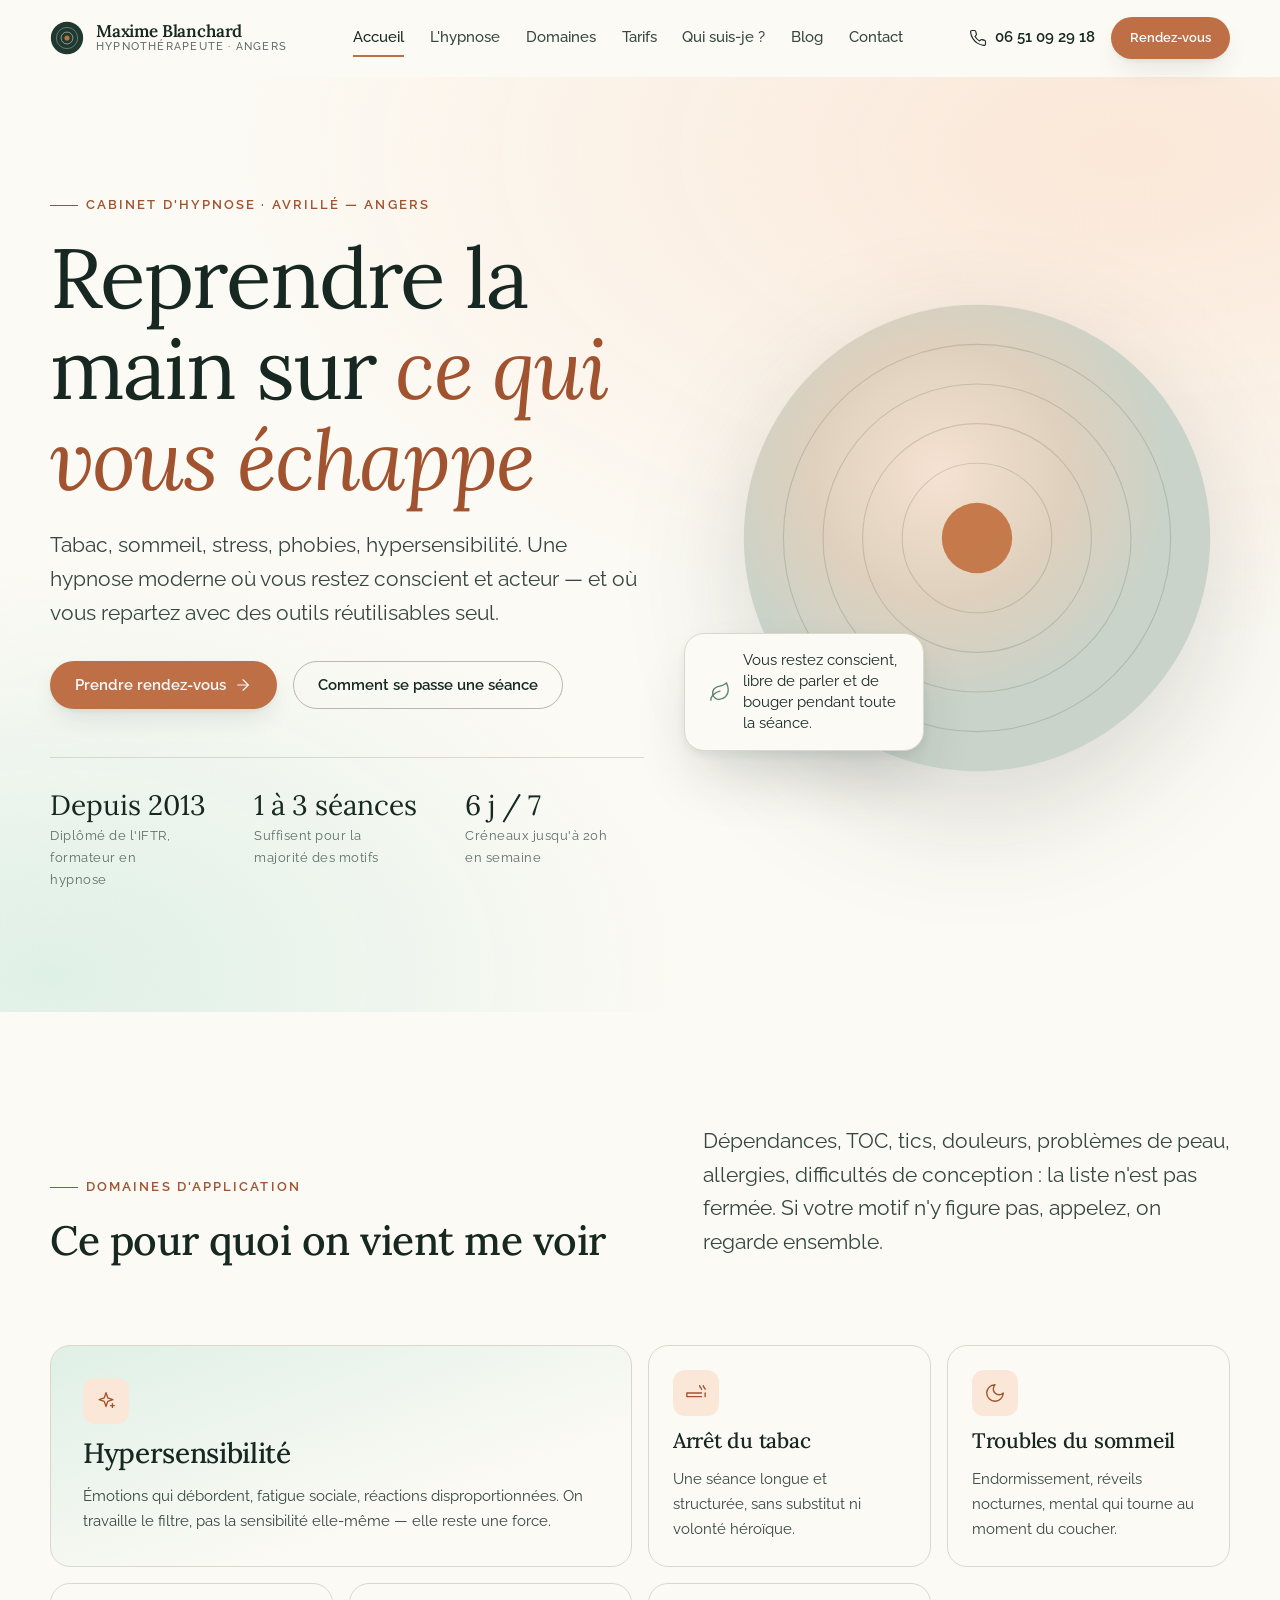
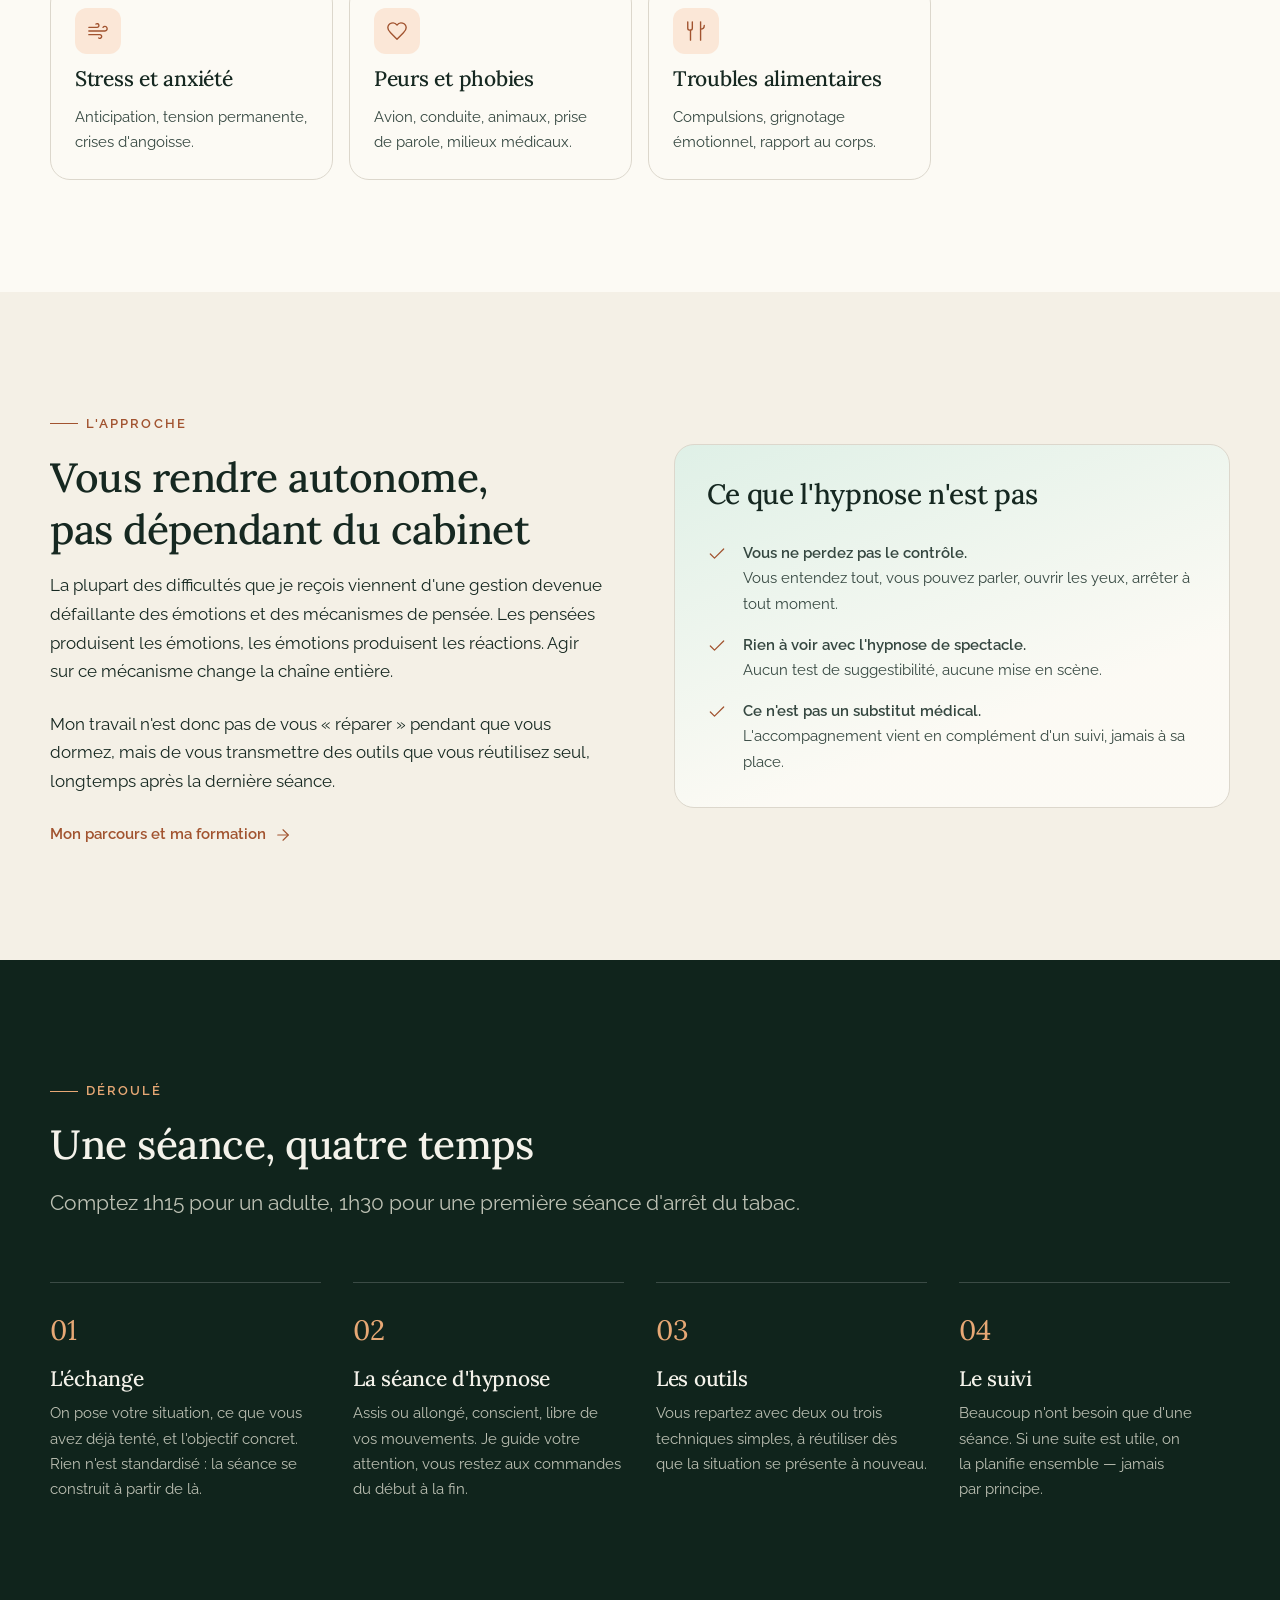
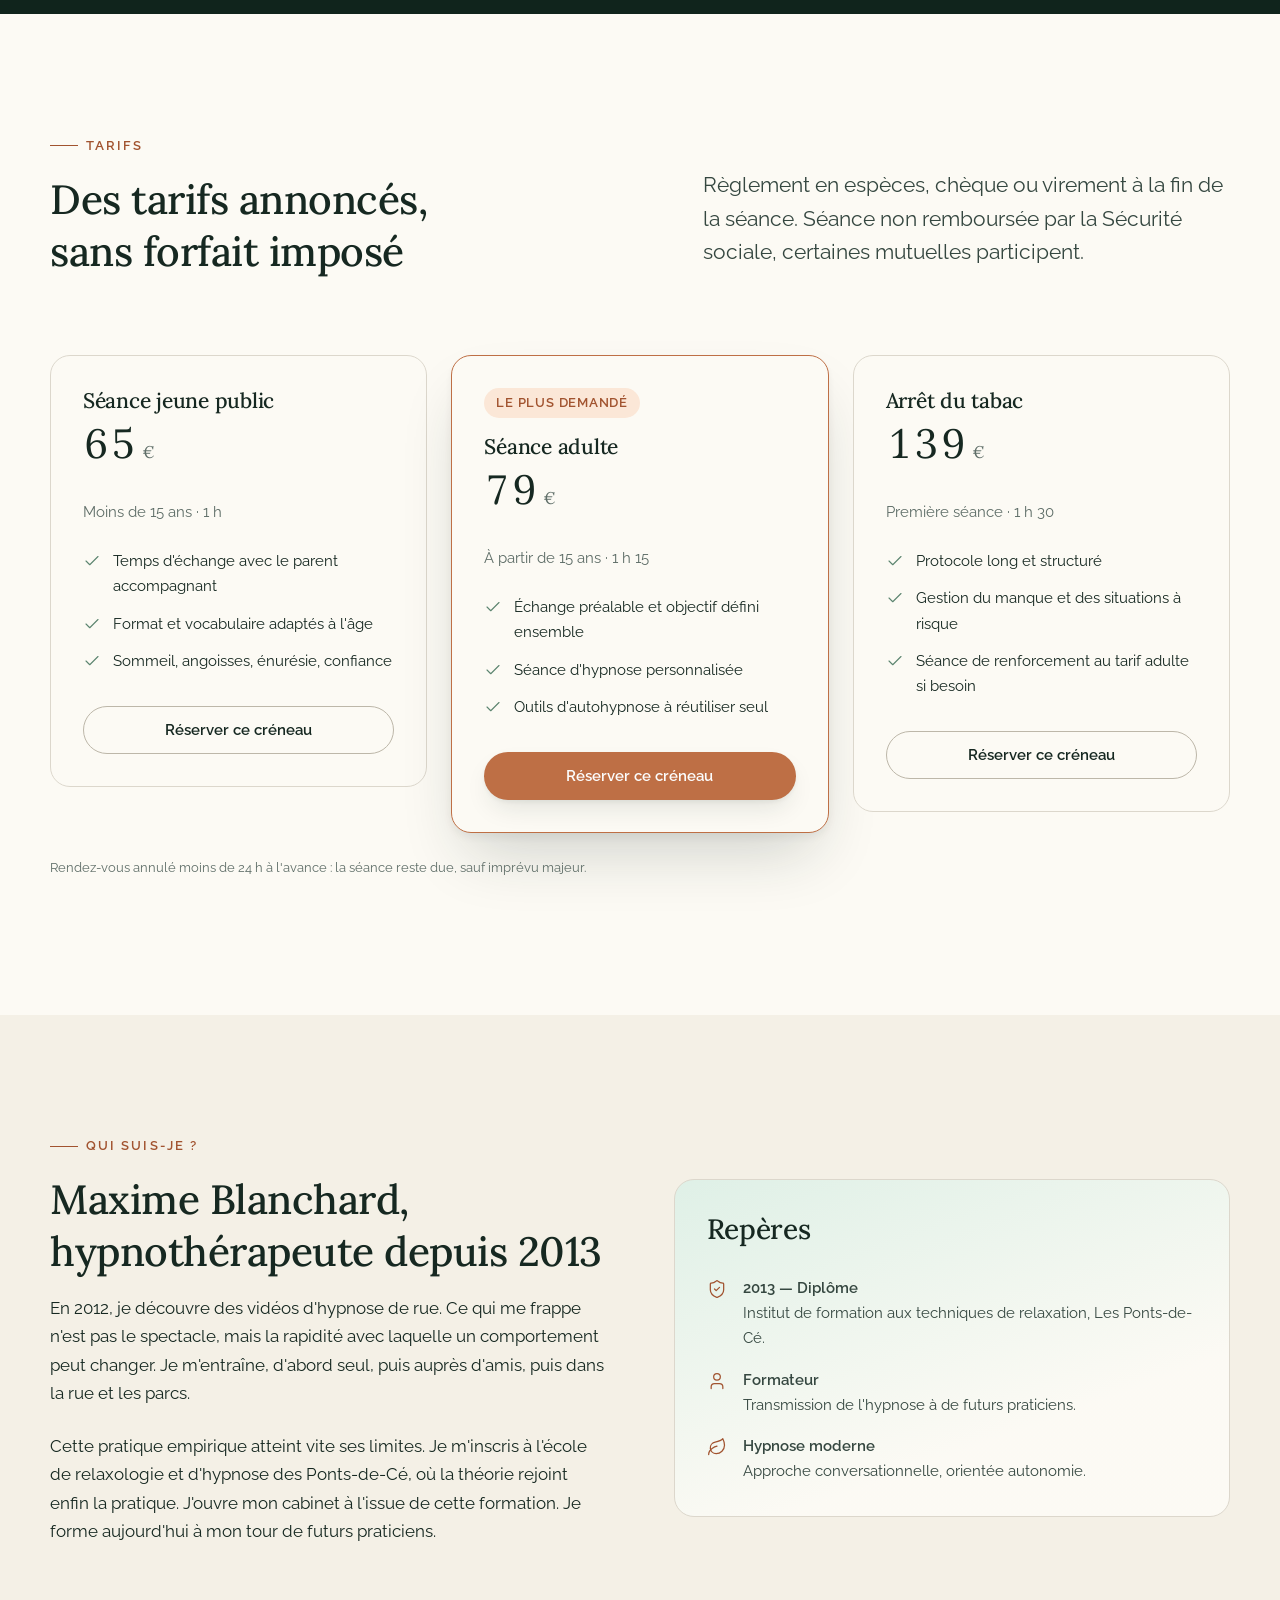
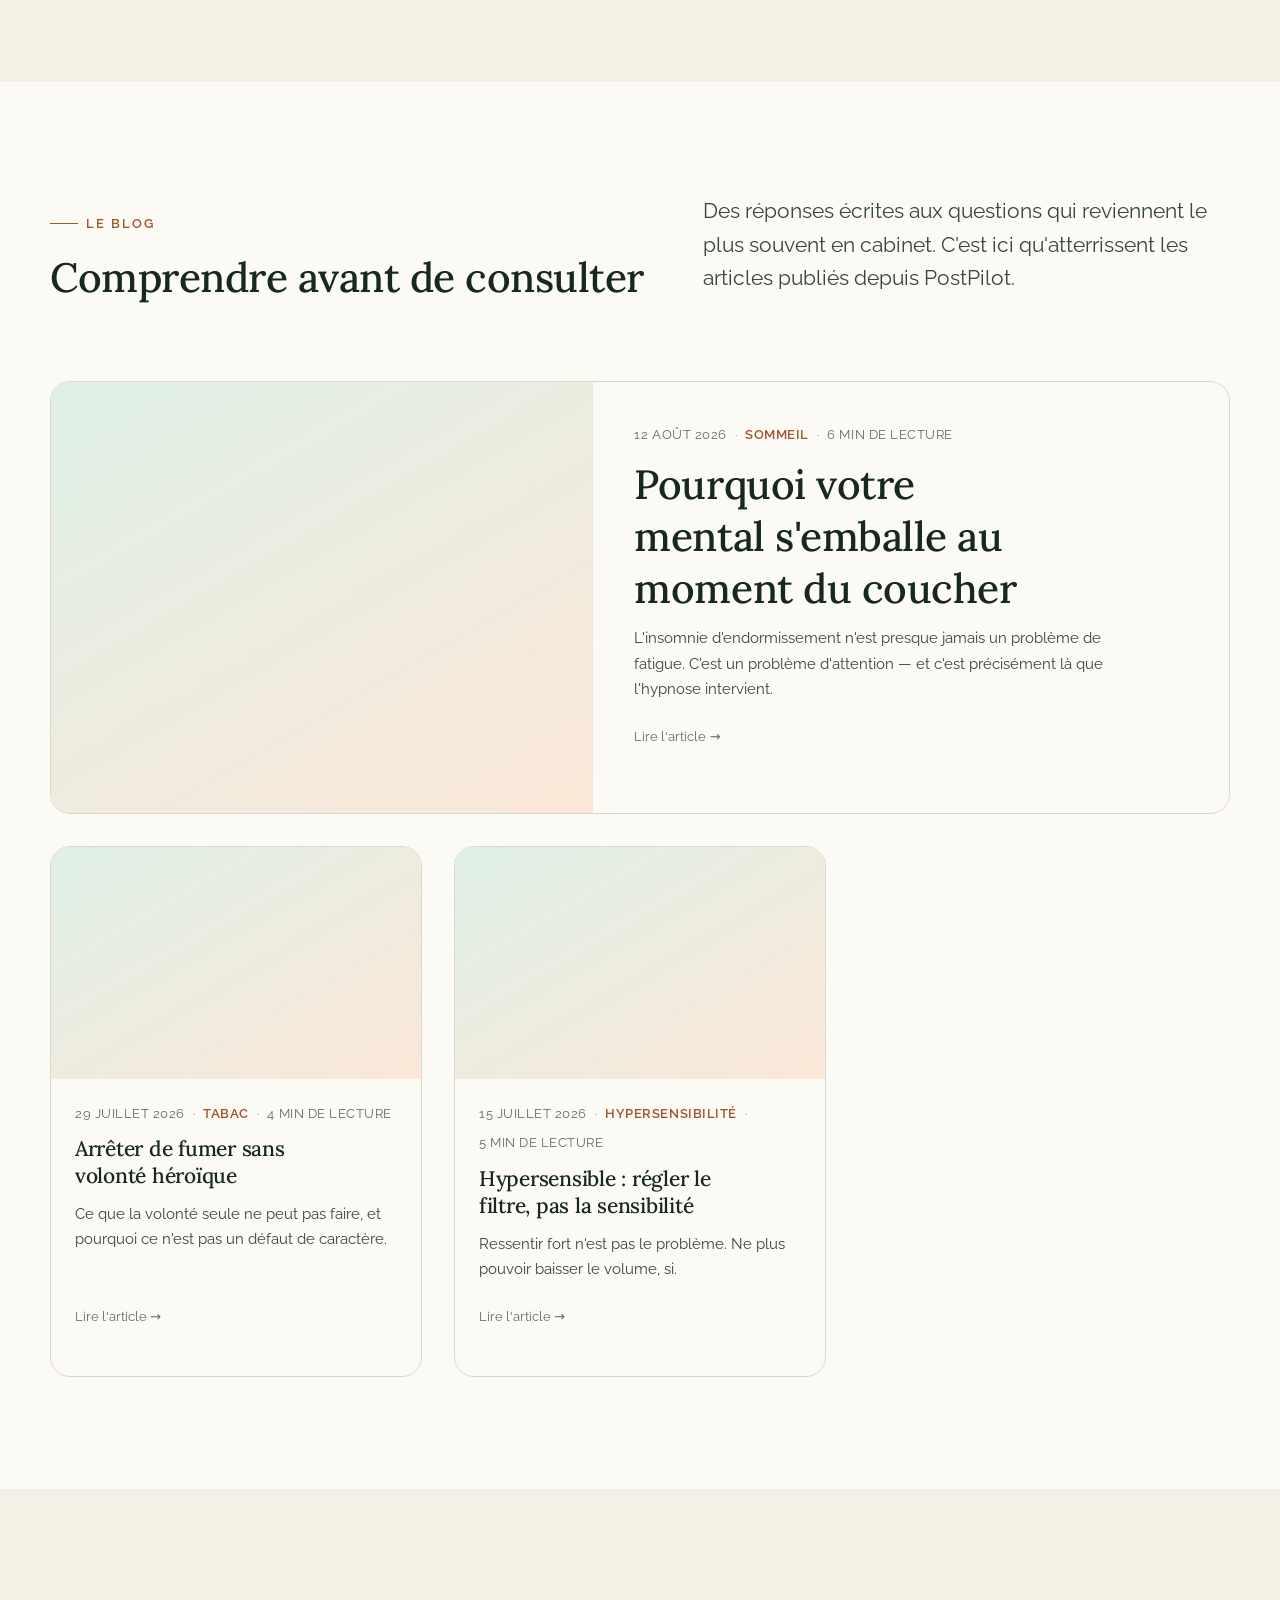
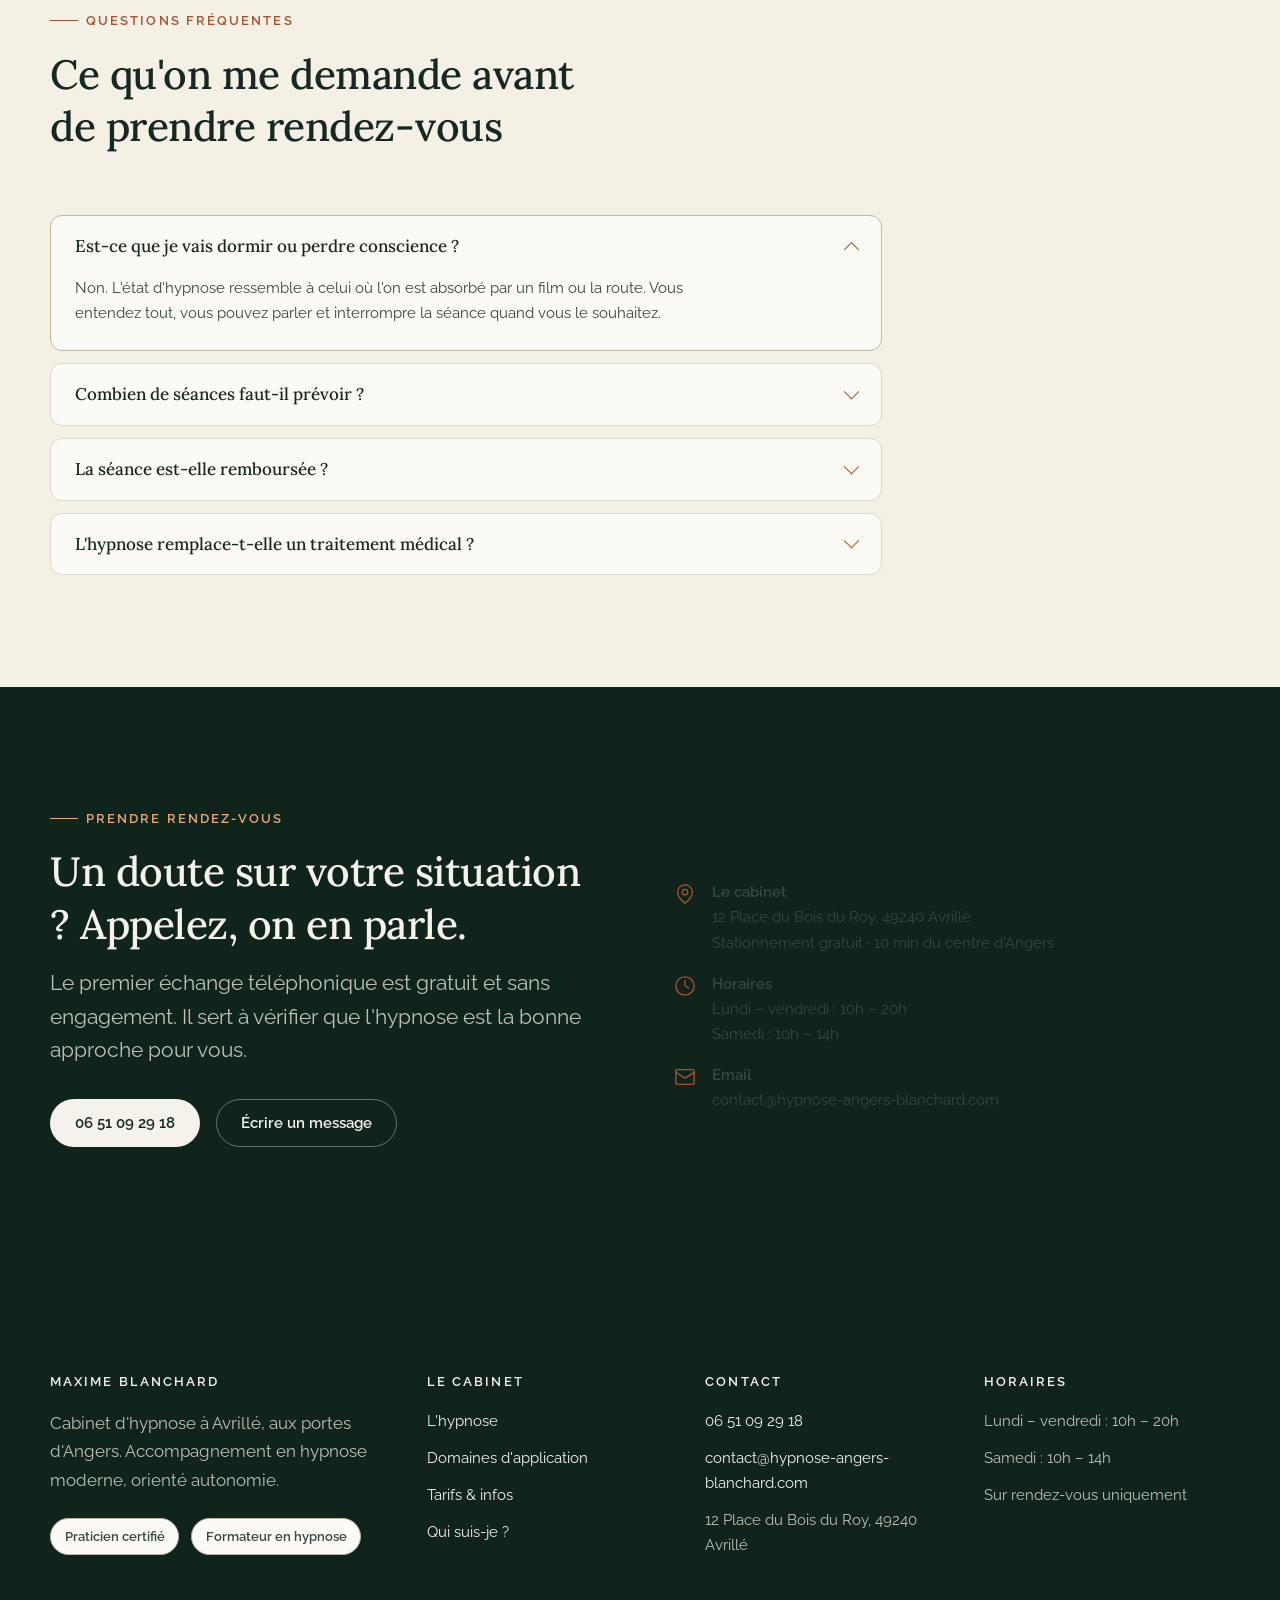
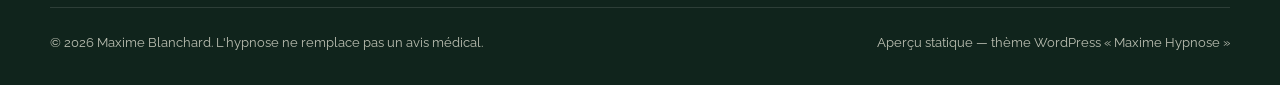
<file: index.html>
<!doctype html>
<html lang="fr">
<head>
<meta charset="utf-8">
<meta name="viewport" content="width=device-width, initial-scale=1">
<title>Aperçu — Maxime Blanchard, hypnothérapeute à Angers</title>
<meta name="description" content="Aperçu statique du thème WordPress Maxime Hypnose. Mêmes feuilles de style que le thème.">
<link rel="preconnect" href="https://fonts.gstatic.com" crossorigin>
<link rel="stylesheet" href="https://fonts.googleapis.com/css2?family=Lora:ital,wght@0,400;0,500;0,600;1,400&family=Raleway:wght@400;500;600&display=swap">
<link rel="stylesheet" href="maxime-hypnose/assets/css/tokens.css">
<link rel="stylesheet" href="maxime-hypnose/assets/css/base.css">
<link rel="stylesheet" href="maxime-hypnose/assets/css/layout.css">
<link rel="stylesheet" href="maxime-hypnose/assets/css/components.css">
<link rel="stylesheet" href="maxime-hypnose/assets/css/blog.css">
</head>
<body>

<a class="skip-link" href="#main">Aller au contenu principal</a>

<header class="site-header" id="site-header">
  <div class="wrap site-header__inner">
    <a class="brand" href="#">
      <svg class="brand__mark" viewBox="0 0 40 40" aria-hidden="true">
        <circle cx="20" cy="20" r="19" fill="#1f3830"/>
        <circle cx="20" cy="20" r="12.5" fill="none" stroke="#f7f4ec" stroke-opacity="0.4"/>
        <circle cx="20" cy="20" r="7" fill="none" stroke="#f7f4ec" stroke-opacity="0.6"/>
        <circle cx="20" cy="20" r="3" fill="#c2703f"/>
      </svg>
      <span class="brand__name">Maxime Blanchard
        <span class="brand__role">Hypnothérapeute · Angers</span>
      </span>
    </a>

    <nav class="site-nav" id="site-nav" aria-label="Navigation principale">
      <ul>
        <li class="current-menu-item"><a href="#">Accueil</a></li>
        <li><a href="#approche">L'hypnose</a></li>
        <li><a href="#domaines">Domaines</a></li>
        <li><a href="#tarifs">Tarifs</a></li>
        <li><a href="#apropos">Qui suis-je&nbsp;?</a></li>
        <li><a href="#articles">Blog</a></li>
        <li><a href="#contact">Contact</a></li>
      </ul>
      <div class="site-nav__cta">
        <a class="btn btn--primary" href="#contact">Prendre rendez-vous</a>
        <a class="btn btn--ghost" href="tel:+33651092918">06 51 09 29 18</a>
      </div>
    </nav>

    <div class="header-actions">
      <a class="header-phone" href="tel:+33651092918">
        <svg width="18" height="18" viewBox="0 0 24 24" fill="none" stroke="currentColor" stroke-width="1.5" stroke-linecap="round" stroke-linejoin="round" aria-hidden="true"><path d="M22 16.9v3a2 2 0 0 1-2.2 2 19.8 19.8 0 0 1-8.6-3.1 19.5 19.5 0 0 1-6-6A19.8 19.8 0 0 1 2.1 4.2 2 2 0 0 1 4.1 2h3a2 2 0 0 1 2 1.7c.1 1 .4 1.9.7 2.8a2 2 0 0 1-.5 2.1L8.1 9.9a16 16 0 0 0 6 6l1.3-1.2a2 2 0 0 1 2.1-.5c.9.3 1.8.6 2.8.7a2 2 0 0 1 1.7 2Z"/></svg>
        <span>06 51 09 29 18</span>
      </a>
      <a class="btn btn--primary btn--sm" href="#contact">Rendez-vous</a>
      <button class="nav-toggle" type="button" aria-expanded="false" aria-controls="site-nav">
        <span class="screen-reader-text">Ouvrir le menu</span>
        <span class="nav-toggle__bar"></span><span class="nav-toggle__bar"></span><span class="nav-toggle__bar"></span>
      </button>
    </div>
  </div>
</header>

<main id="main">

<section class="hero">
  <div class="wrap hero__grid">
    <div class="hero__content">
      <p class="eyebrow">Cabinet d'hypnose · Avrillé — Angers</p>
      <h1 class="hero__title">Reprendre la main sur <em>ce qui vous échappe</em></h1>
      <p class="lede hero__lede">Tabac, sommeil, stress, phobies, hypersensibilité. Une hypnose moderne où vous restez conscient et acteur — et où vous repartez avec des outils réutilisables seul.</p>

      <div class="hero__actions">
        <a class="btn btn--primary" href="#contact">Prendre rendez-vous
          <svg width="18" height="18" viewBox="0 0 24 24" fill="none" stroke="currentColor" stroke-width="1.5" stroke-linecap="round" stroke-linejoin="round" aria-hidden="true"><path d="M5 12h14"/><path d="m12 5 7 7-7 7"/></svg>
        </a>
        <a class="btn btn--ghost" href="#deroule">Comment se passe une séance</a>
      </div>

      <div class="hero__proof">
        <div class="proof-item"><span class="proof-item__value">Depuis 2013</span><span class="proof-item__label">Diplômé de l'IFTR, formateur en hypnose</span></div>
        <div class="proof-item"><span class="proof-item__value">1 à 3 séances</span><span class="proof-item__label">Suffisent pour la majorité des motifs</span></div>
        <div class="proof-item"><span class="proof-item__value">6 j / 7</span><span class="proof-item__label">Créneaux jusqu'à 20h en semaine</span></div>
      </div>
    </div>

    <div class="hero__visual">
      <svg class="hero__orb" viewBox="0 0 460 460" role="img" aria-label="Cercles concentriques évoquant une respiration lente">
        <defs><radialGradient id="orb" cx="42%" cy="36%">
          <stop offset="0%" stop-color="#f6e2d2"/><stop offset="55%" stop-color="#dfd0bd"/><stop offset="100%" stop-color="#c9d3c9"/>
        </radialGradient></defs>
        <circle cx="230" cy="230" r="212" fill="url(#orb)"/>
        <g fill="none" stroke="#1f3830" stroke-opacity="0.16">
          <circle cx="230" cy="230" r="176"/><circle cx="230" cy="230" r="140"/>
          <circle cx="230" cy="230" r="104"/><circle cx="230" cy="230" r="68"/>
        </g>
        <circle class="hero__orb-pulse" cx="230" cy="230" r="32" fill="#c2703f" fill-opacity="0.9"/>
      </svg>
      <div class="hero__card">
        <svg width="22" height="22" viewBox="0 0 24 24" fill="none" stroke="currentColor" stroke-width="1.5" stroke-linecap="round" stroke-linejoin="round" aria-hidden="true"><path d="M11 20A7 7 0 0 1 9.8 6.1C15.5 5 17 4.5 19 2c1 2 2 4.2 2 8 0 5.5-4.8 10-10 10Z"/><path d="M2 21c0-3 1.9-5.7 4.5-7.5C9 11.7 12 11 12 11"/></svg>
        <span>Vous restez conscient, libre de parler et de bouger pendant toute la séance.</span>
      </div>
    </div>
  </div>
</section>

<section class="section" id="domaines">
  <div class="wrap">
    <div class="section__head section__head--split reveal">
      <div>
        <p class="eyebrow">Domaines d'application</p>
        <h2>Ce pour quoi on vient me voir</h2>
      </div>
      <p class="lede">Dépendances, TOC, tics, douleurs, problèmes de peau, allergies, difficultés de conception : la liste n'est pas fermée. Si votre motif n'y figure pas, appelez, on regarde ensemble.</p>
    </div>

    <div class="grid-domains">
      <article class="card card--feature reveal">
        <span class="card__icon"><svg width="22" height="22" viewBox="0 0 24 24" fill="none" stroke="currentColor" stroke-width="1.5" stroke-linecap="round" stroke-linejoin="round" aria-hidden="true"><path d="M12 3 13.9 8.6 19.5 10.5 13.9 12.4 12 18 10.1 12.4 4.5 10.5 10.1 8.6Z"/><path d="M19 15v4"/><path d="M17 17h4"/></svg></span>
        <h3>Hypersensibilité</h3>
        <p>Émotions qui débordent, fatigue sociale, réactions disproportionnées. On travaille le filtre, pas la sensibilité elle-même — elle reste une force.</p>
      </article>
      <article class="card reveal">
        <span class="card__icon"><svg width="22" height="22" viewBox="0 0 24 24" fill="none" stroke="currentColor" stroke-width="1.5" stroke-linecap="round" stroke-linejoin="round" aria-hidden="true"><path d="M18 12H2v4h16"/><path d="M22 12v4"/><path d="M18 8c0-2-2-2-2-4"/><path d="M22 8c0-2-2-2-2-4"/></svg></span>
        <h3>Arrêt du tabac</h3><p>Une séance longue et structurée, sans substitut ni volonté héroïque.</p>
      </article>
      <article class="card reveal">
        <span class="card__icon"><svg width="22" height="22" viewBox="0 0 24 24" fill="none" stroke="currentColor" stroke-width="1.5" stroke-linecap="round" stroke-linejoin="round" aria-hidden="true"><path d="M12 3a6 6 0 0 0 9 9 9 9 0 1 1-9-9Z"/></svg></span>
        <h3>Troubles du sommeil</h3><p>Endormissement, réveils nocturnes, mental qui tourne au moment du coucher.</p>
      </article>
      <article class="card reveal">
        <span class="card__icon"><svg width="22" height="22" viewBox="0 0 24 24" fill="none" stroke="currentColor" stroke-width="1.5" stroke-linecap="round" stroke-linejoin="round" aria-hidden="true"><path d="M12.8 19.6A2 2 0 1 0 14 16H2"/><path d="M17.5 8a2.5 2.5 0 1 1 2 4H2"/><path d="M9.8 4.4A2 2 0 1 1 11 8H2"/></svg></span>
        <h3>Stress et anxiété</h3><p>Anticipation, tension permanente, crises d'angoisse.</p>
      </article>
      <article class="card reveal">
        <span class="card__icon"><svg width="22" height="22" viewBox="0 0 24 24" fill="none" stroke="currentColor" stroke-width="1.5" stroke-linecap="round" stroke-linejoin="round" aria-hidden="true"><path d="M19 14c1.5-1.5 3-3.4 3-5.5A5.5 5.5 0 0 0 12 5.5 5.5 5.5 0 0 0 2 8.5c0 2.1 1.5 4 3 5.5l7 7Z"/></svg></span>
        <h3>Peurs et phobies</h3><p>Avion, conduite, animaux, prise de parole, milieux médicaux.</p>
      </article>
      <article class="card reveal">
        <span class="card__icon"><svg width="22" height="22" viewBox="0 0 24 24" fill="none" stroke="currentColor" stroke-width="1.5" stroke-linecap="round" stroke-linejoin="round" aria-hidden="true"><path d="M3 2v7c0 1.1.9 2 2 2h1a2 2 0 0 0 2-2V2"/><path d="M6 11v11"/><path d="M17 2v20"/><path d="M21 6c0 3-2 4-4 4"/></svg></span>
        <h3>Troubles alimentaires</h3><p>Compulsions, grignotage émotionnel, rapport au corps.</p>
      </article>
    </div>
  </div>
</section>

<section class="section section--tinted" id="approche">
  <div class="wrap grid-two">
    <div class="reveal">
      <p class="eyebrow">L'approche</p>
      <h2>Vous rendre autonome, pas dépendant du cabinet</h2>
      <p>La plupart des difficultés que je reçois viennent d'une gestion devenue défaillante des émotions et des mécanismes de pensée. Les pensées produisent les émotions, les émotions produisent les réactions. Agir sur ce mécanisme change la chaîne entière.</p>
      <p>Mon travail n'est donc pas de vous « réparer » pendant que vous dormez, mais de vous transmettre des outils que vous réutilisez seul, longtemps après la dernière séance.</p>
      <a class="link-arrow" href="#apropos">Mon parcours et ma formation
        <svg width="18" height="18" viewBox="0 0 24 24" fill="none" stroke="currentColor" stroke-width="1.5" stroke-linecap="round" stroke-linejoin="round" aria-hidden="true"><path d="M5 12h14"/><path d="m12 5 7 7-7 7"/></svg>
      </a>
    </div>
    <div class="reveal">
      <div class="card card--feature">
        <h3>Ce que l'hypnose n'est pas</h3>
        <ul class="info-list" style="margin-top:var(--sp-4)">
          <li><svg width="20" height="20" viewBox="0 0 24 24" fill="none" stroke="currentColor" stroke-width="1.5" stroke-linecap="round" stroke-linejoin="round" aria-hidden="true"><path d="M20 6 9 17l-5-5"/></svg><span><strong>Vous ne perdez pas le contrôle.</strong> Vous entendez tout, vous pouvez parler, ouvrir les yeux, arrêter à tout moment.</span></li>
          <li><svg width="20" height="20" viewBox="0 0 24 24" fill="none" stroke="currentColor" stroke-width="1.5" stroke-linecap="round" stroke-linejoin="round" aria-hidden="true"><path d="M20 6 9 17l-5-5"/></svg><span><strong>Rien à voir avec l'hypnose de spectacle.</strong> Aucun test de suggestibilité, aucune mise en scène.</span></li>
          <li><svg width="20" height="20" viewBox="0 0 24 24" fill="none" stroke="currentColor" stroke-width="1.5" stroke-linecap="round" stroke-linejoin="round" aria-hidden="true"><path d="M20 6 9 17l-5-5"/></svg><span><strong>Ce n'est pas un substitut médical.</strong> L'accompagnement vient en complément d'un suivi, jamais à sa place.</span></li>
        </ul>
      </div>
    </div>
  </div>
</section>

<section class="section section--inverse" id="deroule">
  <div class="wrap">
    <div class="section__head reveal">
      <p class="eyebrow">Déroulé</p>
      <h2>Une séance, quatre temps</h2>
      <p class="lede">Comptez 1h15 pour un adulte, 1h30 pour une première séance d'arrêt du tabac.</p>
    </div>
    <div class="steps">
      <article class="step reveal"><h3>L'échange</h3><p>On pose votre situation, ce que vous avez déjà tenté, et l'objectif concret. Rien n'est standardisé : la séance se construit à partir de là.</p></article>
      <article class="step reveal"><h3>La séance d'hypnose</h3><p>Assis ou allongé, conscient, libre de vos mouvements. Je guide votre attention, vous restez aux commandes du début à la fin.</p></article>
      <article class="step reveal"><h3>Les outils</h3><p>Vous repartez avec deux ou trois techniques simples, à réutiliser dès que la situation se présente à nouveau.</p></article>
      <article class="step reveal"><h3>Le suivi</h3><p>Beaucoup n'ont besoin que d'une séance. Si une suite est utile, on la planifie ensemble — jamais par principe.</p></article>
    </div>
  </div>
</section>

<section class="section" id="tarifs">
  <div class="wrap">
    <div class="section__head section__head--split reveal">
      <div><p class="eyebrow">Tarifs</p><h2>Des tarifs annoncés, sans forfait imposé</h2></div>
      <p class="lede">Règlement en espèces, chèque ou virement à la fin de la séance. Séance non remboursée par la Sécurité sociale, certaines mutuelles participent.</p>
    </div>

    <div class="grid-pricing">
      <article class="price-card reveal">
        <h3 class="price-card__name">Séance jeune public</h3>
        <p class="price-card__amount">65<span> €</span></p>
        <p class="price-card__meta">Moins de 15 ans · 1 h</p>
        <ul>
          <li><svg width="18" height="18" viewBox="0 0 24 24" fill="none" stroke="currentColor" stroke-width="1.5" stroke-linecap="round" stroke-linejoin="round" aria-hidden="true"><path d="M20 6 9 17l-5-5"/></svg><span>Temps d'échange avec le parent accompagnant</span></li>
          <li><svg width="18" height="18" viewBox="0 0 24 24" fill="none" stroke="currentColor" stroke-width="1.5" stroke-linecap="round" stroke-linejoin="round" aria-hidden="true"><path d="M20 6 9 17l-5-5"/></svg><span>Format et vocabulaire adaptés à l'âge</span></li>
          <li><svg width="18" height="18" viewBox="0 0 24 24" fill="none" stroke="currentColor" stroke-width="1.5" stroke-linecap="round" stroke-linejoin="round" aria-hidden="true"><path d="M20 6 9 17l-5-5"/></svg><span>Sommeil, angoisses, énurésie, confiance</span></li>
        </ul>
        <a class="btn btn--ghost" href="#contact">Réserver ce créneau</a>
      </article>

      <article class="price-card price-card--featured reveal">
        <span class="price-card__tag">Le plus demandé</span>
        <h3 class="price-card__name">Séance adulte</h3>
        <p class="price-card__amount">79<span> €</span></p>
        <p class="price-card__meta">À partir de 15 ans · 1 h 15</p>
        <ul>
          <li><svg width="18" height="18" viewBox="0 0 24 24" fill="none" stroke="currentColor" stroke-width="1.5" stroke-linecap="round" stroke-linejoin="round" aria-hidden="true"><path d="M20 6 9 17l-5-5"/></svg><span>Échange préalable et objectif défini ensemble</span></li>
          <li><svg width="18" height="18" viewBox="0 0 24 24" fill="none" stroke="currentColor" stroke-width="1.5" stroke-linecap="round" stroke-linejoin="round" aria-hidden="true"><path d="M20 6 9 17l-5-5"/></svg><span>Séance d'hypnose personnalisée</span></li>
          <li><svg width="18" height="18" viewBox="0 0 24 24" fill="none" stroke="currentColor" stroke-width="1.5" stroke-linecap="round" stroke-linejoin="round" aria-hidden="true"><path d="M20 6 9 17l-5-5"/></svg><span>Outils d'autohypnose à réutiliser seul</span></li>
        </ul>
        <a class="btn btn--primary" href="#contact">Réserver ce créneau</a>
      </article>

      <article class="price-card reveal">
        <h3 class="price-card__name">Arrêt du tabac</h3>
        <p class="price-card__amount">139<span> €</span></p>
        <p class="price-card__meta">Première séance · 1 h 30</p>
        <ul>
          <li><svg width="18" height="18" viewBox="0 0 24 24" fill="none" stroke="currentColor" stroke-width="1.5" stroke-linecap="round" stroke-linejoin="round" aria-hidden="true"><path d="M20 6 9 17l-5-5"/></svg><span>Protocole long et structuré</span></li>
          <li><svg width="18" height="18" viewBox="0 0 24 24" fill="none" stroke="currentColor" stroke-width="1.5" stroke-linecap="round" stroke-linejoin="round" aria-hidden="true"><path d="M20 6 9 17l-5-5"/></svg><span>Gestion du manque et des situations à risque</span></li>
          <li><svg width="18" height="18" viewBox="0 0 24 24" fill="none" stroke="currentColor" stroke-width="1.5" stroke-linecap="round" stroke-linejoin="round" aria-hidden="true"><path d="M20 6 9 17l-5-5"/></svg><span>Séance de renforcement au tarif adulte si besoin</span></li>
        </ul>
        <a class="btn btn--ghost" href="#contact">Réserver ce créneau</a>
      </article>
    </div>
    <p class="field__hint" style="margin-top:var(--sp-5)">Rendez-vous annulé moins de 24 h à l'avance : la séance reste due, sauf imprévu majeur.</p>
  </div>
</section>

<section class="section section--tinted" id="apropos">
  <div class="wrap grid-two">
    <div class="reveal">
      <p class="eyebrow">Qui suis-je&nbsp;?</p>
      <h2>Maxime Blanchard, hypnothérapeute depuis 2013</h2>
      <p>En 2012, je découvre des vidéos d'hypnose de rue. Ce qui me frappe n'est pas le spectacle, mais la rapidité avec laquelle un comportement peut changer. Je m'entraîne, d'abord seul, puis auprès d'amis, puis dans la rue et les parcs.</p>
      <p>Cette pratique empirique atteint vite ses limites. Je m'inscris à l'école de relaxologie et d'hypnose des Ponts-de-Cé, où la théorie rejoint enfin la pratique. J'ouvre mon cabinet à l'issue de cette formation. Je forme aujourd'hui à mon tour de futurs praticiens.</p>
    </div>
    <div class="reveal">
      <div class="card card--feature">
        <h3>Repères</h3>
        <ul class="info-list" style="margin-top:var(--sp-4)">
          <li><svg width="20" height="20" viewBox="0 0 24 24" fill="none" stroke="currentColor" stroke-width="1.5" stroke-linecap="round" stroke-linejoin="round" aria-hidden="true"><path d="M20 13c0 5-3.5 7.5-7.7 9a1 1 0 0 1-.6 0C7.5 20.5 4 18 4 13V6a1 1 0 0 1 1-1c2 0 4.5-1.2 6.2-2.7a1 1 0 0 1 1.6 0C14.5 3.8 17 5 19 5a1 1 0 0 1 1 1Z"/><path d="m9 12 2 2 4-4"/></svg><span><strong>2013 — Diplôme</strong><span>Institut de formation aux techniques de relaxation, Les Ponts-de-Cé.</span></span></li>
          <li><svg width="20" height="20" viewBox="0 0 24 24" fill="none" stroke="currentColor" stroke-width="1.5" stroke-linecap="round" stroke-linejoin="round" aria-hidden="true"><path d="M19 21v-2a4 4 0 0 0-4-4H9a4 4 0 0 0-4 4v2"/><circle cx="12" cy="7" r="4"/></svg><span><strong>Formateur</strong><span>Transmission de l'hypnose à de futurs praticiens.</span></span></li>
          <li><svg width="20" height="20" viewBox="0 0 24 24" fill="none" stroke="currentColor" stroke-width="1.5" stroke-linecap="round" stroke-linejoin="round" aria-hidden="true"><path d="M11 20A7 7 0 0 1 9.8 6.1C15.5 5 17 4.5 19 2c1 2 2 4.2 2 8 0 5.5-4.8 10-10 10Z"/><path d="M2 21c0-3 1.9-5.7 4.5-7.5C9 11.7 12 11 12 11"/></svg><span><strong>Hypnose moderne</strong><span>Approche conversationnelle, orientée autonomie.</span></span></li>
        </ul>
      </div>
    </div>
  </div>
</section>

<section class="section" id="articles">
  <div class="wrap">
    <div class="section__head section__head--split reveal">
      <div><p class="eyebrow">Le blog</p><h2>Comprendre avant de consulter</h2></div>
      <p class="lede">Des réponses écrites aux questions qui reviennent le plus souvent en cabinet. C'est ici qu'atterrissent les articles publiés depuis PostPilot.</p>
    </div>

    <div class="post-grid">
      <article class="post-card post-card--lead reveal">
        <div class="post-card__media"></div>
        <div class="post-card__body">
          <div class="post-card__meta"><time>12 août 2026</time><span>·</span><a href="#">Sommeil</a><span>·</span><span>6 min de lecture</span></div>
          <h3 class="post-card__title"><a href="#">Pourquoi votre mental s'emballe au moment du coucher</a></h3>
          <p class="post-card__excerpt">L'insomnie d'endormissement n'est presque jamais un problème de fatigue. C'est un problème d'attention — et c'est précisément là que l'hypnose intervient.</p>
          <p class="post-card__foot">Lire l'article →</p>
        </div>
      </article>

      <article class="post-card reveal">
        <div class="post-card__media"></div>
        <div class="post-card__body">
          <div class="post-card__meta"><time>29 juillet 2026</time><span>·</span><a href="#">Tabac</a><span>·</span><span>4 min de lecture</span></div>
          <h3 class="post-card__title"><a href="#">Arrêter de fumer sans volonté héroïque</a></h3>
          <p class="post-card__excerpt">Ce que la volonté seule ne peut pas faire, et pourquoi ce n'est pas un défaut de caractère.</p>
          <p class="post-card__foot">Lire l'article →</p>
        </div>
      </article>

      <article class="post-card reveal">
        <div class="post-card__media"></div>
        <div class="post-card__body">
          <div class="post-card__meta"><time>15 juillet 2026</time><span>·</span><a href="#">Hypersensibilité</a><span>·</span><span>5 min de lecture</span></div>
          <h3 class="post-card__title"><a href="#">Hypersensible : régler le filtre, pas la sensibilité</a></h3>
          <p class="post-card__excerpt">Ressentir fort n'est pas le problème. Ne plus pouvoir baisser le volume, si.</p>
          <p class="post-card__foot">Lire l'article →</p>
        </div>
      </article>
    </div>
  </div>
</section>

<section class="section section--tinted" id="faq">
  <div class="wrap">
    <div class="section__head reveal">
      <p class="eyebrow">Questions fréquentes</p>
      <h2>Ce qu'on me demande avant de prendre rendez-vous</h2>
    </div>
    <div class="faq">
      <details class="faq__item reveal" open>
        <summary class="faq__question">Est-ce que je vais dormir ou perdre conscience&nbsp;?</summary>
        <div class="faq__answer"><p>Non. L'état d'hypnose ressemble à celui où l'on est absorbé par un film ou la route. Vous entendez tout, vous pouvez parler et interrompre la séance quand vous le souhaitez.</p></div>
      </details>
      <details class="faq__item reveal">
        <summary class="faq__question">Combien de séances faut-il prévoir&nbsp;?</summary>
        <div class="faq__answer"><p>Pour la majorité des motifs, une à trois séances suffisent. L'objectif est que vous n'ayez plus besoin de revenir.</p></div>
      </details>
      <details class="faq__item reveal">
        <summary class="faq__question">La séance est-elle remboursée&nbsp;?</summary>
        <div class="faq__answer"><p>Pas par la Sécurité sociale. Certaines mutuelles proposent un forfait « médecines douces » : une facture vous est remise sur demande.</p></div>
      </details>
      <details class="faq__item reveal">
        <summary class="faq__question">L'hypnose remplace-t-elle un traitement médical&nbsp;?</summary>
        <div class="faq__answer"><p>Jamais. L'accompagnement est complémentaire d'un suivi médical ou psychologique. N'arrêtez aucun traitement sans avis de votre médecin.</p></div>
      </details>
    </div>
  </div>
</section>

<section class="section section--inverse" id="contact">
  <div class="wrap grid-two">
    <div class="reveal">
      <p class="eyebrow">Prendre rendez-vous</p>
      <h2>Un doute sur votre situation ? Appelez, on en parle.</h2>
      <p class="lede">Le premier échange téléphonique est gratuit et sans engagement. Il sert à vérifier que l'hypnose est la bonne approche pour vous.</p>
      <div class="hero__actions" style="margin-top:var(--sp-6)">
        <a class="btn btn--light" href="tel:+33651092918">06 51 09 29 18</a>
        <a class="btn btn--ghost" style="border-color:rgba(255,255,255,.35);color:inherit" href="#">Écrire un message</a>
      </div>
    </div>
    <div class="reveal">
      <ul class="info-list">
        <li><svg width="22" height="22" viewBox="0 0 24 24" fill="none" stroke="currentColor" stroke-width="1.5" stroke-linecap="round" stroke-linejoin="round" aria-hidden="true"><path d="M20 10c0 6-8 12-8 12s-8-6-8-12a8 8 0 0 1 16 0Z"/><circle cx="12" cy="10" r="3"/></svg><span><strong>Le cabinet</strong><span>12 Place du Bois du Roy, 49240 Avrillé<br>Stationnement gratuit · 10 min du centre d'Angers</span></span></li>
        <li><svg width="22" height="22" viewBox="0 0 24 24" fill="none" stroke="currentColor" stroke-width="1.5" stroke-linecap="round" stroke-linejoin="round" aria-hidden="true"><circle cx="12" cy="12" r="10"/><path d="M12 6v6l4 2"/></svg><span><strong>Horaires</strong><span>Lundi – vendredi : 10h – 20h<br>Samedi : 10h – 14h</span></span></li>
        <li><svg width="22" height="22" viewBox="0 0 24 24" fill="none" stroke="currentColor" stroke-width="1.5" stroke-linecap="round" stroke-linejoin="round" aria-hidden="true"><rect width="20" height="16" x="2" y="4" rx="2"/><path d="m22 7-8.97 5.7a1.94 1.94 0 0 1-2.06 0L2 7"/></svg><span><strong>Email</strong><span>contact@hypnose-angers-blanchard.com</span></span></li>
      </ul>
    </div>
  </div>
</section>

</main>

<footer class="site-footer">
  <div class="wrap">
    <div class="footer__grid">
      <div class="footer__brand">
        <p class="footer__title">Maxime Blanchard</p>
        <p style="max-width:32ch">Cabinet d'hypnose à Avrillé, aux portes d'Angers. Accompagnement en hypnose moderne, orienté autonomie.</p>
        <div class="badge-row">
          <span class="badge">Praticien certifié</span>
          <span class="badge">Formateur en hypnose</span>
        </div>
      </div>
      <div>
        <p class="footer__title">Le cabinet</p>
        <ul class="footer__list">
          <li><a href="#approche">L'hypnose</a></li>
          <li><a href="#domaines">Domaines d'application</a></li>
          <li><a href="#tarifs">Tarifs & infos</a></li>
          <li><a href="#apropos">Qui suis-je&nbsp;?</a></li>
        </ul>
      </div>
      <div>
        <p class="footer__title">Contact</p>
        <ul class="footer__list">
          <li><a href="tel:+33651092918">06 51 09 29 18</a></li>
          <li><a href="mailto:contact@hypnose-angers-blanchard.com">contact@hypnose-angers-blanchard.com</a></li>
          <li>12 Place du Bois du Roy, 49240 Avrillé</li>
        </ul>
      </div>
      <div>
        <p class="footer__title">Horaires</p>
        <ul class="footer__list">
          <li>Lundi – vendredi : 10h – 20h</li>
          <li>Samedi : 10h – 14h</li>
          <li>Sur rendez-vous uniquement</li>
        </ul>
      </div>
    </div>
    <div class="footer__bottom">
      <p style="margin:0">© 2026 Maxime Blanchard. L'hypnose ne remplace pas un avis médical.</p>
      <p style="margin:0">Aperçu statique — thème WordPress « Maxime Hypnose »</p>
    </div>
  </div>
</footer>

<div class="mobile-cta">
  <a class="btn btn--ghost" href="tel:+33651092918">Appeler</a>
  <a class="btn btn--primary" href="#contact">Rendez-vous</a>
</div>

<script src="maxime-hypnose/assets/js/main.js" defer></script>
</body>
</html>
</file>
<file: maxime-hypnose/assets/css/tokens.css>
/* Design tokens — source unique de vérité pour couleurs, typo, rythme, motion. */

:root {
  /* --- Couleur : pin profond / sable / terracotta -------------------------- */
  --c-ink: oklch(0.26 0.028 168);
  --c-ink-2: oklch(0.38 0.026 168);
  --c-ink-3: oklch(0.52 0.020 168);

  --c-surface: oklch(0.985 0.008 92);
  --c-surface-2: oklch(0.955 0.014 88);
  --c-surface-3: oklch(0.915 0.020 86);
  --c-surface-inverse: oklch(0.24 0.030 168);

  --c-clay: oklch(0.62 0.115 48);
  --c-clay-strong: oklch(0.53 0.115 44);
  --c-clay-wash: oklch(0.94 0.030 62);

  --c-sage: oklch(0.58 0.055 162);
  --c-sage-wash: oklch(0.94 0.022 162);

  --c-border: oklch(0.88 0.016 88);
  --c-border-strong: oklch(0.78 0.020 88);
  --c-ring: oklch(0.55 0.110 46);

  --c-on-dark: oklch(0.96 0.010 92);
  --c-on-dark-muted: oklch(0.80 0.018 120);

  /* --- Typographie -------------------------------------------------------- */
  --font-display: "Lora", "Iowan Old Style", Georgia, serif;
  --font-body: "Raleway", ui-sans-serif, system-ui, -apple-system, "Segoe UI", sans-serif;

  --fs-xs: 0.8125rem;
  --fs-sm: 0.9375rem;
  --fs-base: clamp(1rem, 0.97rem + 0.15vw, 1.0625rem);
  --fs-lg: clamp(1.125rem, 1.06rem + 0.32vw, 1.3125rem);
  --fs-xl: clamp(1.375rem, 1.24rem + 0.66vw, 1.75rem);
  --fs-2xl: clamp(1.75rem, 1.48rem + 1.34vw, 2.625rem);
  --fs-3xl: clamp(2.25rem, 1.68rem + 2.85vw, 4rem);
  --fs-4xl: clamp(2.75rem, 1.75rem + 5vw, 5.25rem);

  --lh-tight: 1.08;
  --lh-snug: 1.28;
  --lh-body: 1.68;

  --tracking-eyebrow: 0.16em;

  /* --- Rythme vertical & gouttières --------------------------------------- */
  --sp-1: 0.25rem;
  --sp-2: 0.5rem;
  --sp-3: 0.75rem;
  --sp-4: 1rem;
  --sp-5: 1.5rem;
  --sp-6: 2rem;
  --sp-7: 3rem;
  --sp-8: 4rem;
  --sp-9: 6rem;
  --sp-section: clamp(4rem, 3rem + 5vw, 8rem);

  --gutter: clamp(1.25rem, 0.5rem + 3vw, 3rem);
  --measure: 68ch;
  --w-content: 1180px;
  --w-narrow: 720px;

  /* --- Forme & profondeur -------------------------------------------------- */
  --r-sm: 6px;
  --r-md: 12px;
  --r-lg: 20px;
  --r-xl: 32px;
  --r-pill: 999px;

  --shadow-sm: 0 1px 2px oklch(0.26 0.028 168 / 0.06), 0 2px 6px oklch(0.26 0.028 168 / 0.05);
  --shadow-md: 0 2px 4px oklch(0.26 0.028 168 / 0.05), 0 12px 28px -8px oklch(0.26 0.028 168 / 0.14);
  --shadow-lg: 0 4px 8px oklch(0.26 0.028 168 / 0.06), 0 32px 64px -16px oklch(0.26 0.028 168 / 0.20);

  /* --- Motion -------------------------------------------------------------- */
  --dur-fast: 140ms;
  --dur-base: 220ms;
  --dur-slow: 420ms;
  --ease-out: cubic-bezier(0.22, 1, 0.36, 1);
  --ease-in: cubic-bezier(0.55, 0, 1, 0.45);

  /* --- Empilement ---------------------------------------------------------- */
  --z-base: 0;
  --z-raised: 10;
  --z-sticky: 40;
  --z-overlay: 100;
  --z-modal: 1000;
}
</file>
<file: maxime-hypnose/assets/css/base.css>
/* Reset léger, typographie de base, utilitaires partagés. */

*,
*::before,
*::after { box-sizing: border-box; }

html {
  -webkit-text-size-adjust: 100%;
  scroll-behavior: smooth;
}

body {
  margin: 0;
  min-height: 100dvh;
  background-color: var(--c-surface);
  color: var(--c-ink);
  font-family: var(--font-body);
  font-size: var(--fs-base);
  font-weight: 400;
  line-height: var(--lh-body);
  -webkit-font-smoothing: antialiased;
  text-rendering: optimizeLegibility;
}

/* Grain très léger : donne de la matière au fond sans image bitmap. */
body::before {
  content: "";
  position: fixed;
  inset: 0;
  z-index: var(--z-base);
  pointer-events: none;
  opacity: 0.035;
  background-image: url("data:image/svg+xml,%3Csvg xmlns='http://www.w3.org/2000/svg' width='140' height='140'%3E%3Cfilter id='n'%3E%3CfeTurbulence type='fractalNoise' baseFrequency='0.85' numOctaves='3'/%3E%3C/filter%3E%3Crect width='140' height='140' filter='url(%23n)'/%3E%3C/svg%3E");
}

h1, h2, h3, h4 {
  margin: 0 0 var(--sp-4);
  font-family: var(--font-display);
  font-weight: 500;
  line-height: var(--lh-snug);
  letter-spacing: -0.012em;
  text-wrap: balance;
}

h1 { font-size: var(--fs-3xl); line-height: var(--lh-tight); }
h2 { font-size: var(--fs-2xl); }
h3 { font-size: var(--fs-xl); }
h4 { font-size: var(--fs-lg); }

p, ul, ol { margin: 0 0 var(--sp-5); }
p { max-width: var(--measure); text-wrap: pretty; }

a {
  color: inherit;
  text-decoration-color: oklch(from currentColor l c h / 0.35);
  text-underline-offset: 0.22em;
  text-decoration-thickness: 1px;
  transition: color var(--dur-fast) var(--ease-out),
              text-decoration-color var(--dur-fast) var(--ease-out);
}

a:hover { color: var(--c-clay-strong); text-decoration-color: currentColor; }

img, svg, video { max-width: 100%; height: auto; display: block; }

strong { font-weight: 600; }

:focus-visible {
  outline: 3px solid var(--c-ring);
  outline-offset: 3px;
  border-radius: var(--r-sm);
}

::selection { background: var(--c-clay-wash); color: var(--c-ink); }

/* --- Utilitaires ---------------------------------------------------------- */

.wrap {
  width: min(100% - var(--gutter) * 2, var(--w-content));
  margin-inline: auto;
}

.wrap--narrow { width: min(100% - var(--gutter) * 2, var(--w-narrow)); }

.section { padding-block: var(--sp-section); position: relative; }

.eyebrow {
  display: inline-flex;
  align-items: center;
  gap: var(--sp-2);
  margin: 0 0 var(--sp-4);
  font-size: var(--fs-xs);
  font-weight: 600;
  letter-spacing: var(--tracking-eyebrow);
  text-transform: uppercase;
  color: var(--c-clay-strong);
}

.eyebrow::before {
  content: "";
  width: 28px;
  height: 1px;
  background: currentColor;
}

.lede {
  font-size: var(--fs-lg);
  line-height: 1.6;
  color: var(--c-ink-2);
}

.screen-reader-text {
  position: absolute !important;
  width: 1px; height: 1px;
  padding: 0; margin: -1px;
  overflow: hidden; clip-path: inset(50%);
  white-space: nowrap;
}

.skip-link {
  position: absolute;
  top: var(--sp-3);
  left: var(--sp-3);
  z-index: var(--z-modal);
  padding: var(--sp-3) var(--sp-5);
  background: var(--c-surface-inverse);
  color: var(--c-on-dark);
  border-radius: var(--r-pill);
  transform: translateY(-200%);
  transition: transform var(--dur-base) var(--ease-out);
}

.skip-link:focus { transform: translateY(0); color: var(--c-on-dark); }

/* Révélation au scroll — pilotée par IntersectionObserver (assets/js/main.js). */
.reveal {
  opacity: 0;
  transform: translate3d(0, 18px, 0);
  transition: opacity var(--dur-slow) var(--ease-out),
              transform var(--dur-slow) var(--ease-out);
}

.reveal.is-visible { opacity: 1; transform: none; }

@media (prefers-reduced-motion: reduce) {
  html { scroll-behavior: auto; }

  *, *::before, *::after {
    animation-duration: 0.01ms !important;
    animation-iteration-count: 1 !important;
    transition-duration: 0.01ms !important;
  }

  .reveal { opacity: 1; transform: none; }
}
</file>
<file: maxime-hypnose/assets/css/layout.css>
/* Header, navigation, hero, compositions de sections, footer. */

/* --- Header --------------------------------------------------------------- */

.site-header {
  position: sticky;
  top: 0;
  z-index: var(--z-sticky);
  background: oklch(from var(--c-surface) l c h / 0.82);
  backdrop-filter: blur(14px) saturate(1.4);
  border-bottom: 1px solid transparent;
  transition: border-color var(--dur-base) var(--ease-out),
              box-shadow var(--dur-base) var(--ease-out);
}

.site-header.is-scrolled {
  border-bottom-color: var(--c-border);
  box-shadow: var(--shadow-sm);
}

.site-header__inner {
  display: flex;
  align-items: center;
  justify-content: space-between;
  gap: var(--sp-5);
  min-height: 76px;
}

.brand {
  display: inline-flex;
  align-items: center;
  gap: var(--sp-3);
  text-decoration: none;
  flex-shrink: 0;
}

.brand:hover { color: inherit; }

.brand__mark { width: 34px; height: 34px; flex-shrink: 0; }

.brand__name {
  font-family: var(--font-display);
  font-size: 1.0625rem;
  font-weight: 600;
  line-height: 1.15;
  letter-spacing: -0.01em;
}

.brand__role {
  display: block;
  font-family: var(--font-body);
  font-size: 0.6875rem;
  font-weight: 500;
  letter-spacing: 0.11em;
  text-transform: uppercase;
  color: var(--c-ink-3);
}

/* Les CTA dupliqués n'existent que dans le panneau mobile. */
.site-nav__cta { display: none; }

.site-nav ul {
  display: flex;
  align-items: center;
  gap: clamp(0.5rem, 1.4vw, 1.5rem);
  margin: 0;
  padding: 0;
  list-style: none;
}

.site-nav a {
  position: relative;
  display: block;
  padding: var(--sp-2) var(--sp-1);
  font-size: var(--fs-sm);
  font-weight: 500;
  text-decoration: none;
  color: var(--c-ink-2);
}

.site-nav a::after {
  content: "";
  position: absolute;
  left: var(--sp-1);
  right: var(--sp-1);
  bottom: 2px;
  height: 1.5px;
  background: var(--c-clay);
  transform: scaleX(0);
  transform-origin: left;
  transition: transform var(--dur-base) var(--ease-out);
}

.site-nav a:hover { color: var(--c-ink); }
.site-nav a:hover::after,
.site-nav .current-menu-item > a::after { transform: scaleX(1); }
.site-nav .current-menu-item > a { color: var(--c-ink); }

.header-actions {
  display: flex;
  align-items: center;
  gap: var(--sp-4);
}

.header-phone {
  display: inline-flex;
  align-items: center;
  gap: var(--sp-2);
  font-size: var(--fs-sm);
  font-weight: 600;
  text-decoration: none;
  white-space: nowrap;
}

.nav-toggle {
  display: none;
  align-items: center;
  justify-content: center;
  width: 46px;
  height: 46px;
  padding: 0;
  border: 1px solid var(--c-border-strong);
  border-radius: var(--r-pill);
  background: transparent;
  color: var(--c-ink);
  cursor: pointer;
}

.nav-toggle__bar {
  display: block;
  width: 18px;
  height: 1.5px;
  background: currentColor;
  transition: transform var(--dur-base) var(--ease-out),
              opacity var(--dur-fast) var(--ease-out);
}

.nav-toggle__bar + .nav-toggle__bar { margin-top: 5px; }

.nav-toggle[aria-expanded="true"] .nav-toggle__bar:nth-child(1) { transform: translateY(6.5px) rotate(45deg); }
.nav-toggle[aria-expanded="true"] .nav-toggle__bar:nth-child(2) { opacity: 0; }
.nav-toggle[aria-expanded="true"] .nav-toggle__bar:nth-child(3) { transform: translateY(-6.5px) rotate(-45deg); }

@media (max-width: 1023px) {
  .nav-toggle { display: flex; }
  .header-phone { display: none; }
  .header-actions .btn { display: none; }

  /* Le header porte un backdrop-filter : il devient le bloc conteneur de ses
     descendants en position fixed. Le panneau s'ancre donc sous le header en
     absolute, sinon il reste enfermé dans la hauteur de l'en-tête. */
  .site-nav {
    position: absolute;
    top: 100%;
    left: 0;
    right: 0;
    z-index: var(--z-overlay);
    max-height: calc(100vh - 76px);
    max-height: calc(100dvh - 76px);
    padding: var(--sp-6) var(--gutter) var(--sp-8);
    background: var(--c-surface);
    border-bottom: 1px solid var(--c-border);
    box-shadow: var(--shadow-md);
    overflow-y: auto;
    opacity: 0;
    visibility: hidden;
    transform: translate3d(0, -8px, 0);
    transition: opacity var(--dur-base) var(--ease-out),
                transform var(--dur-base) var(--ease-out),
                visibility var(--dur-base);
  }

  .site-nav.is-open { opacity: 1; visibility: visible; transform: none; }

  .site-nav ul { flex-direction: column; align-items: stretch; gap: 0; }

  .site-nav li { border-bottom: 1px solid var(--c-border); }

  .site-nav a {
    padding: var(--sp-4) 0;
    font-family: var(--font-display);
    font-size: var(--fs-lg);
    color: var(--c-ink);
  }

  .site-nav a::after { display: none; }

  .site-nav__cta { margin-top: var(--sp-6); display: grid; gap: var(--sp-3); }
  .site-nav__cta .btn { display: inline-flex; }
}

/* --- Hero ----------------------------------------------------------------- */

.hero {
  position: relative;
  overflow: hidden;
  padding-block: clamp(3.5rem, 2rem + 6vw, 7rem) clamp(4rem, 2rem + 7vw, 8rem);
  background:
    radial-gradient(120% 90% at 88% 8%, var(--c-clay-wash) 0%, transparent 58%),
    radial-gradient(90% 80% at 4% 96%, var(--c-sage-wash) 0%, transparent 55%),
    var(--c-surface);
}

.hero__grid {
  display: grid;
  grid-template-columns: minmax(0, 1.08fr) minmax(0, 0.92fr);
  align-items: center;
  gap: clamp(2rem, 1rem + 5vw, 5rem);
}

.hero__title {
  font-size: var(--fs-4xl);
  font-weight: 400;
  letter-spacing: -0.022em;
  margin-bottom: var(--sp-5);
}

.hero__title em {
  font-style: italic;
  color: var(--c-clay-strong);
}

.hero__lede { max-width: 46ch; margin-bottom: var(--sp-6); }

.hero__actions {
  display: flex;
  flex-wrap: wrap;
  align-items: center;
  gap: var(--sp-4);
  margin-bottom: var(--sp-7);
}

.hero__proof {
  display: flex;
  flex-wrap: wrap;
  gap: var(--sp-6) var(--sp-7);
  padding-top: var(--sp-6);
  border-top: 1px solid var(--c-border);
}

.proof-item__value {
  display: block;
  font-family: var(--font-display);
  font-size: var(--fs-xl);
  line-height: 1.1;
  color: var(--c-ink);
}

.proof-item__label {
  display: block;
  margin-top: var(--sp-1);
  font-size: var(--fs-xs);
  letter-spacing: 0.04em;
  color: var(--c-ink-3);
  max-width: 18ch;
}

.hero__visual { position: relative; }

.hero__orb {
  width: 100%;
  filter: drop-shadow(0 40px 60px oklch(0.26 0.028 168 / 0.16));
}

/* Respiration lente du point central : rythme d'inspiration/expiration. */
.hero__orb-pulse {
  transform-box: fill-box;
  transform-origin: center;
  animation: mhBreathe 7s ease-in-out infinite;
}

@keyframes mhBreathe {
  0%, 100% { transform: scale(1); opacity: 0.9; }
  50%      { transform: scale(1.45); opacity: 0.55; }
}

@media (prefers-reduced-motion: reduce) {
  .hero__orb-pulse { animation: none; }
}

.hero__card {
  position: absolute;
  left: -8%;
  bottom: 8%;
  display: flex;
  align-items: center;
  gap: var(--sp-3);
  padding: var(--sp-4) var(--sp-5);
  background: var(--c-surface);
  border: 1px solid var(--c-border);
  border-radius: var(--r-lg);
  box-shadow: var(--shadow-lg);
  font-size: var(--fs-sm);
  line-height: 1.4;
  max-width: 15rem;
}

.hero__card svg { color: var(--c-sage); flex-shrink: 0; }

@media (max-width: 899px) {
  .hero__grid { grid-template-columns: 1fr; }
  .hero__visual { order: -1; max-width: 24rem; }
  .hero__card { left: auto; right: -4%; }
}

/* --- Bandeau de sections -------------------------------------------------- */

.section--inverse {
  background: var(--c-surface-inverse);
  color: var(--c-on-dark);
}

.section--inverse h2, .section--inverse h3 { color: var(--c-on-dark); }
.section--inverse .lede, .section--inverse p { color: var(--c-on-dark-muted); }
.section--inverse .eyebrow { color: oklch(0.78 0.10 60); }

.section--tinted { background: var(--c-surface-2); }

.section__head {
  max-width: 48rem;
  margin-bottom: clamp(2.5rem, 1.5rem + 3vw, 4rem);
}

.section__head--split {
  display: grid;
  grid-template-columns: minmax(0, 1fr) minmax(0, 0.85fr);
  gap: var(--sp-6);
  align-items: end;
  max-width: none;
}

@media (max-width: 899px) {
  .section__head--split { grid-template-columns: 1fr; align-items: start; }
}

/* --- Grilles -------------------------------------------------------------- */

.grid-domains {
  display: grid;
  grid-template-columns: repeat(auto-fit, minmax(min(100%, 17rem), 1fr));
  gap: var(--sp-4);
}

.grid-domains > :first-child { grid-column: span 2; }

@media (max-width: 899px) {
  .grid-domains > :first-child { grid-column: auto; }
}

.grid-pricing {
  display: grid;
  grid-template-columns: repeat(auto-fit, minmax(min(100%, 16rem), 1fr));
  gap: var(--sp-5);
  align-items: start;
}

.grid-two {
  display: grid;
  grid-template-columns: repeat(auto-fit, minmax(min(100%, 20rem), 1fr));
  gap: clamp(2rem, 1rem + 4vw, 4.5rem);
  align-items: center;
}

/* --- Footer --------------------------------------------------------------- */

.site-footer {
  background: var(--c-surface-inverse);
  color: var(--c-on-dark-muted);
  padding-block: var(--sp-8) var(--sp-6);
}

.site-footer a { color: var(--c-on-dark); text-decoration: none; }
.site-footer a:hover { color: oklch(0.82 0.09 60); }

.footer__grid {
  display: grid;
  grid-template-columns: minmax(0, 1.4fr) repeat(3, minmax(0, 1fr));
  gap: var(--sp-6);
  padding-bottom: var(--sp-7);
  border-bottom: 1px solid oklch(1 0 0 / 0.12);
}

@media (max-width: 899px) {
  .footer__grid { grid-template-columns: repeat(2, minmax(0, 1fr)); }
  .footer__brand { grid-column: 1 / -1; }
}

.footer__title {
  margin-bottom: var(--sp-4);
  font-family: var(--font-body);
  font-size: var(--fs-xs);
  font-weight: 600;
  letter-spacing: var(--tracking-eyebrow);
  text-transform: uppercase;
  color: var(--c-on-dark);
}

.footer__list { margin: 0; padding: 0; list-style: none; display: grid; gap: var(--sp-3); font-size: var(--fs-sm); }

.footer__bottom {
  display: flex;
  flex-wrap: wrap;
  justify-content: space-between;
  gap: var(--sp-4);
  padding-top: var(--sp-5);
  font-size: var(--fs-xs);
}

/* --- Barre d'action mobile ------------------------------------------------ */

.mobile-cta {
  position: fixed;
  left: 0; right: 0; bottom: 0;
  z-index: var(--z-sticky);
  display: none;
  gap: var(--sp-3);
  padding: var(--sp-3) var(--gutter) calc(var(--sp-3) + env(safe-area-inset-bottom));
  background: oklch(from var(--c-surface) l c h / 0.94);
  backdrop-filter: blur(12px);
  border-top: 1px solid var(--c-border);
}

.mobile-cta .btn { flex: 1; justify-content: center; }

@media (max-width: 767px) {
  .mobile-cta { display: flex; }
  body { padding-bottom: 5.5rem; }
}
</file>
<file: maxime-hypnose/assets/css/components.css>
/* Boutons, cartes, étapes, tarifs, témoignages, accordéon, formulaire, notices. */

/* --- Boutons -------------------------------------------------------------- */

.btn {
  display: inline-flex;
  align-items: center;
  justify-content: center;
  gap: var(--sp-2);
  min-height: 48px;
  padding: 0.75rem 1.5rem;
  border: 1px solid transparent;
  border-radius: var(--r-pill);
  font-family: var(--font-body);
  font-size: var(--fs-sm);
  font-weight: 600;
  line-height: 1.2;
  text-decoration: none;
  cursor: pointer;
  transition: background-color var(--dur-base) var(--ease-out),
              color var(--dur-base) var(--ease-out),
              border-color var(--dur-base) var(--ease-out),
              box-shadow var(--dur-base) var(--ease-out),
              transform var(--dur-fast) var(--ease-out);
}

.btn:active { transform: translateY(1px); }

.btn--primary {
  background: var(--c-clay);
  color: oklch(0.99 0 0);
  box-shadow: var(--shadow-md);
}

.btn--primary:hover {
  background: var(--c-clay-strong);
  color: oklch(0.99 0 0);
  box-shadow: var(--shadow-lg);
}

.btn--ghost {
  border-color: var(--c-border-strong);
  color: var(--c-ink);
  background: transparent;
}

.btn--ghost:hover { background: var(--c-surface-3); color: var(--c-ink); border-color: var(--c-ink-3); }

.btn--light {
  background: var(--c-on-dark);
  color: var(--c-ink);
}

.btn--light:hover { background: oklch(1 0 0); color: var(--c-ink); }

.btn--sm { min-height: 42px; padding: 0.5rem 1.125rem; font-size: var(--fs-xs); }

.btn[disabled] { opacity: 0.45; cursor: not-allowed; }

.link-arrow {
  display: inline-flex;
  align-items: center;
  gap: var(--sp-2);
  font-size: var(--fs-sm);
  font-weight: 600;
  text-decoration: none;
  color: var(--c-clay-strong);
}

.link-arrow svg { transition: transform var(--dur-base) var(--ease-out); }
.link-arrow:hover svg { transform: translateX(4px); }

/* --- Carte générique ------------------------------------------------------ */

.card {
  position: relative;
  display: flex;
  flex-direction: column;
  gap: var(--sp-3);
  padding: var(--sp-5);
  background: var(--c-surface);
  border: 1px solid var(--c-border);
  border-radius: var(--r-lg);
  transition: border-color var(--dur-base) var(--ease-out),
              box-shadow var(--dur-base) var(--ease-out),
              transform var(--dur-base) var(--ease-out);
}

.card:hover {
  border-color: var(--c-border-strong);
  box-shadow: var(--shadow-md);
  transform: translateY(-2px);
}

.card h3 { margin: 0; font-size: var(--fs-lg); }
.card p { margin: 0; font-size: var(--fs-sm); color: var(--c-ink-2); }

.card__icon {
  display: inline-flex;
  align-items: center;
  justify-content: center;
  width: 46px;
  height: 46px;
  border-radius: var(--r-md);
  background: var(--c-clay-wash);
  color: var(--c-clay-strong);
}

.card--feature {
  background: linear-gradient(160deg, var(--c-sage-wash), var(--c-surface) 70%);
  padding: var(--sp-6);
}

.card--feature h3 { font-size: var(--fs-xl); }

/* --- Étapes du parcours --------------------------------------------------- */

.steps {
  display: grid;
  grid-template-columns: repeat(auto-fit, minmax(min(100%, 15rem), 1fr));
  gap: var(--sp-6);
  counter-reset: step;
}

.step { position: relative; padding-top: var(--sp-5); border-top: 1px solid oklch(1 0 0 / 0.18); }

.step::before {
  counter-increment: step;
  content: "0" counter(step);
  display: block;
  margin-bottom: var(--sp-3);
  font-family: var(--font-display);
  font-size: var(--fs-xl);
  color: oklch(0.78 0.10 60);
}

.step h3 { font-size: var(--fs-lg); margin-bottom: var(--sp-2); }
.step p { font-size: var(--fs-sm); margin: 0; }

/* --- Tarifs --------------------------------------------------------------- */

.price-card {
  display: flex;
  flex-direction: column;
  padding: var(--sp-6);
  background: var(--c-surface);
  border: 1px solid var(--c-border);
  border-radius: var(--r-lg);
}

.price-card--featured {
  border-color: var(--c-clay);
  box-shadow: var(--shadow-lg);
}

.price-card__tag {
  align-self: flex-start;
  margin-bottom: var(--sp-4);
  padding: 0.25rem 0.75rem;
  border-radius: var(--r-pill);
  background: var(--c-clay-wash);
  color: var(--c-clay-strong);
  font-size: var(--fs-xs);
  font-weight: 600;
  letter-spacing: 0.06em;
  text-transform: uppercase;
}

.price-card__name { font-size: var(--fs-lg); margin-bottom: var(--sp-2); }

.price-card__amount {
  font-family: var(--font-display);
  font-size: var(--fs-2xl);
  line-height: 1;
  font-variant-numeric: tabular-nums;
}

.price-card__amount span { font-size: var(--fs-base); color: var(--c-ink-3); }

.price-card__meta { margin: var(--sp-3) 0 var(--sp-5); font-size: var(--fs-sm); color: var(--c-ink-3); }

.price-card ul {
  margin: 0 0 var(--sp-6);
  padding: 0;
  list-style: none;
  display: grid;
  gap: var(--sp-3);
  font-size: var(--fs-sm);
}

.price-card li { display: flex; gap: var(--sp-3); align-items: flex-start; }
.price-card li svg { flex-shrink: 0; margin-top: 3px; color: var(--c-sage); }

.price-card .btn { margin-top: auto; }

/* --- Témoignage ----------------------------------------------------------- */

.quote {
  position: relative;
  padding: var(--sp-6);
  background: var(--c-surface);
  border: 1px solid var(--c-border);
  border-radius: var(--r-lg);
}

.quote blockquote {
  margin: 0 0 var(--sp-5);
  font-family: var(--font-display);
  font-size: var(--fs-lg);
  line-height: 1.55;
  font-style: italic;
}

.quote figcaption { font-size: var(--fs-sm); color: var(--c-ink-3); }

.quote__stars { display: flex; gap: 2px; margin-bottom: var(--sp-4); color: var(--c-clay); }

/* --- Accordéon FAQ -------------------------------------------------------- */

.faq { display: grid; gap: var(--sp-3); max-width: 52rem; }

.faq__item {
  border: 1px solid var(--c-border);
  border-radius: var(--r-md);
  background: var(--c-surface);
  overflow: hidden;
}

.faq__item[open] { border-color: var(--c-border-strong); }

.faq__question {
  display: flex;
  align-items: center;
  justify-content: space-between;
  gap: var(--sp-4);
  padding: var(--sp-4) var(--sp-5);
  min-height: 56px;
  font-family: var(--font-display);
  font-size: var(--fs-base);
  font-weight: 500;
  cursor: pointer;
  list-style: none;
}

.faq__question::-webkit-details-marker { display: none; }

.faq__question::after {
  content: "";
  flex-shrink: 0;
  width: 11px;
  height: 11px;
  border-right: 1.5px solid var(--c-clay-strong);
  border-bottom: 1.5px solid var(--c-clay-strong);
  transform: rotate(45deg) translate(-2px, -2px);
  transition: transform var(--dur-base) var(--ease-out);
}

.faq__item[open] .faq__question::after { transform: rotate(-135deg) translate(-3px, -3px); }

.faq__answer { padding: 0 var(--sp-5) var(--sp-5); }
.faq__answer p { margin: 0; font-size: var(--fs-sm); color: var(--c-ink-2); }

/* --- Formulaire ----------------------------------------------------------- */

.form { display: grid; gap: var(--sp-5); }

.form__row { display: grid; grid-template-columns: repeat(auto-fit, minmax(min(100%, 14rem), 1fr)); gap: var(--sp-5); }

.field { display: grid; gap: var(--sp-2); }

.field label { font-size: var(--fs-sm); font-weight: 600; }

.field .req { color: var(--c-clay-strong); }

.field input,
.field textarea,
.field select {
  width: 100%;
  min-height: 48px;
  padding: 0.75rem 1rem;
  font-family: inherit;
  font-size: var(--fs-base);
  color: var(--c-ink);
  background: var(--c-surface);
  border: 1px solid var(--c-border-strong);
  border-radius: var(--r-md);
  transition: border-color var(--dur-fast) var(--ease-out),
              box-shadow var(--dur-fast) var(--ease-out);
}

.field textarea { min-height: 9rem; resize: vertical; }

.field input:focus,
.field textarea:focus,
.field select:focus {
  outline: none;
  border-color: var(--c-clay);
  box-shadow: 0 0 0 3px oklch(from var(--c-clay) l c h / 0.18);
}

.field__hint { font-size: var(--fs-xs); color: var(--c-ink-3); }

.field__error { font-size: var(--fs-xs); font-weight: 600; color: var(--c-clay-strong); }

.honeypot { position: absolute; left: -9999px; }

.notice {
  padding: var(--sp-4) var(--sp-5);
  border-radius: var(--r-md);
  border: 1px solid var(--c-border-strong);
  background: var(--c-sage-wash);
  font-size: var(--fs-sm);
}

.notice--error { background: var(--c-clay-wash); }

/* --- Blocs d'information -------------------------------------------------- */

.info-list { margin: 0; padding: 0; list-style: none; display: grid; gap: var(--sp-4); }

.info-list li { display: flex; gap: var(--sp-4); align-items: flex-start; }

.info-list svg { flex-shrink: 0; margin-top: 3px; color: var(--c-clay-strong); }

.info-list strong { display: block; font-size: var(--fs-sm); }
.info-list span { font-size: var(--fs-sm); color: var(--c-ink-2); }

.badge-row { display: flex; flex-wrap: wrap; gap: var(--sp-3); }

.badge {
  display: inline-flex;
  align-items: center;
  gap: var(--sp-2);
  padding: 0.4rem 0.85rem;
  border: 1px solid var(--c-border-strong);
  border-radius: var(--r-pill);
  font-size: var(--fs-xs);
  font-weight: 600;
  color: var(--c-ink-2);
  background: var(--c-surface);
}

.badge svg { color: var(--c-sage); }
</file>
<file: maxime-hypnose/assets/css/blog.css>
/* Templates éditoriaux : liste d'articles, article, pagination, contenu Gutenberg.
   Ces styles doivent tenir sans intervention pour les pages générées par PostPilot. */

.page-hero {
  padding-block: clamp(3rem, 2rem + 4vw, 5.5rem) clamp(2rem, 1.5rem + 3vw, 4rem);
  background:
    radial-gradient(100% 120% at 90% 0%, var(--c-clay-wash) 0%, transparent 60%),
    var(--c-surface-2);
  border-bottom: 1px solid var(--c-border);
}

.page-hero h1 { max-width: 20ch; }
.page-hero .lede { max-width: 56ch; margin-bottom: 0; }

.breadcrumbs {
  margin-bottom: var(--sp-4);
  font-size: var(--fs-xs);
  color: var(--c-ink-3);
}

.breadcrumbs a { text-decoration: none; }
.breadcrumbs span + span::before { content: "/"; margin: 0 var(--sp-2); opacity: 0.5; }

/* --- Liste d'articles ----------------------------------------------------- */

.post-grid {
  display: grid;
  grid-template-columns: repeat(auto-fill, minmax(min(100%, 20rem), 1fr));
  gap: var(--sp-6);
}

.post-card {
  display: flex;
  flex-direction: column;
  background: var(--c-surface);
  border: 1px solid var(--c-border);
  border-radius: var(--r-lg);
  overflow: hidden;
  transition: border-color var(--dur-base) var(--ease-out),
              box-shadow var(--dur-base) var(--ease-out),
              transform var(--dur-base) var(--ease-out);
}

.post-card:hover { border-color: var(--c-border-strong); box-shadow: var(--shadow-md); transform: translateY(-3px); }

.post-card__media {
  position: relative;
  aspect-ratio: 16 / 10;
  background: linear-gradient(150deg, var(--c-sage-wash), var(--c-clay-wash));
  overflow: hidden;
}

.post-card__media img { width: 100%; height: 100%; object-fit: cover; }

.post-card__body { display: flex; flex-direction: column; gap: var(--sp-3); padding: var(--sp-5); flex: 1; }

.post-card__meta {
  display: flex;
  flex-wrap: wrap;
  gap: var(--sp-2);
  font-size: var(--fs-xs);
  letter-spacing: 0.04em;
  text-transform: uppercase;
  color: var(--c-ink-3);
}

.post-card__meta a { text-decoration: none; color: var(--c-clay-strong); font-weight: 600; }

.post-card__title { margin: 0; font-size: var(--fs-lg); }
.post-card__title a { text-decoration: none; }
.post-card__title a::after { content: ""; position: absolute; inset: 0; }

.post-card__excerpt { margin: 0; font-size: var(--fs-sm); color: var(--c-ink-2); }
.post-card__foot { margin-top: auto; padding-top: var(--sp-3); font-size: var(--fs-xs); color: var(--c-ink-3); }

.post-card { position: relative; }

/* Article mis en avant : pleine largeur sur grand écran. */
.post-card--lead { grid-column: 1 / -1; flex-direction: row; }
.post-card--lead .post-card__media { flex: 0 0 46%; aspect-ratio: auto; }
.post-card--lead .post-card__body { padding: clamp(1.5rem, 1rem + 2vw, 3rem); justify-content: center; }
.post-card--lead .post-card__title { font-size: var(--fs-2xl); }

@media (max-width: 767px) {
  .post-card--lead { flex-direction: column; }
  .post-card--lead .post-card__media { flex: none; aspect-ratio: 16 / 10; }
}

/* --- Article -------------------------------------------------------------- */

.article-hero { padding-block: clamp(2.5rem, 2rem + 3vw, 4.5rem) var(--sp-6); }
.article-hero__meta { display: flex; flex-wrap: wrap; gap: var(--sp-4); font-size: var(--fs-sm); color: var(--c-ink-3); }
.article-hero__meta a { color: var(--c-clay-strong); font-weight: 600; text-decoration: none; }

.article-featured {
  margin-block: var(--sp-6);
  border-radius: var(--r-xl);
  overflow: hidden;
  box-shadow: var(--shadow-md);
}

.article-featured img { width: 100%; aspect-ratio: 21 / 9; object-fit: cover; }

.entry-content { width: min(100% - var(--gutter) * 2, var(--w-narrow)); margin-inline: auto; }

.entry-content > * { margin-bottom: var(--sp-5); }

.entry-content h2 { margin-top: var(--sp-8); font-size: var(--fs-2xl); }
.entry-content h3 { margin-top: var(--sp-7); font-size: var(--fs-xl); }
.entry-content h4 { margin-top: var(--sp-6); }

.entry-content p { max-width: none; }

.entry-content ul, .entry-content ol { padding-left: 1.35rem; }
.entry-content li { margin-bottom: var(--sp-3); }
.entry-content li::marker { color: var(--c-clay); }

.entry-content blockquote {
  margin: var(--sp-7) 0;
  padding: var(--sp-5) var(--sp-6);
  border-left: 3px solid var(--c-clay);
  background: var(--c-surface-2);
  border-radius: 0 var(--r-md) var(--r-md) 0;
  font-family: var(--font-display);
  font-size: var(--fs-lg);
  font-style: italic;
}

.entry-content blockquote p:last-child { margin-bottom: 0; }

.entry-content img,
.entry-content figure { border-radius: var(--r-lg); }

.entry-content figcaption { margin-top: var(--sp-3); font-size: var(--fs-xs); color: var(--c-ink-3); text-align: center; }

.entry-content code {
  padding: 0.15em 0.4em;
  font-size: 0.9em;
  background: var(--c-surface-3);
  border-radius: var(--r-sm);
}

.entry-content pre {
  padding: var(--sp-5);
  overflow-x: auto;
  background: var(--c-surface-inverse);
  color: var(--c-on-dark);
  border-radius: var(--r-md);
}

.entry-content table { width: 100%; border-collapse: collapse; font-size: var(--fs-sm); }
.entry-content th, .entry-content td { padding: var(--sp-3); border-bottom: 1px solid var(--c-border); text-align: left; }
.entry-content th { font-weight: 600; background: var(--c-surface-2); }

.entry-content hr { margin-block: var(--sp-7); border: 0; border-top: 1px solid var(--c-border); }

.entry-content .alignwide { width: min(100vw - var(--gutter) * 2, var(--w-content)); margin-inline: calc(50% - min(50vw - var(--gutter), var(--w-content) / 2)); max-width: none; }

.entry-content .alignfull { width: 100vw; margin-inline: calc(50% - 50vw); max-width: none; border-radius: 0; }

/* --- Fin d'article -------------------------------------------------------- */

.entry-tags { display: flex; flex-wrap: wrap; gap: var(--sp-2); margin-top: var(--sp-7); }

.entry-tags a {
  padding: 0.35rem 0.8rem;
  border: 1px solid var(--c-border-strong);
  border-radius: var(--r-pill);
  font-size: var(--fs-xs);
  text-decoration: none;
  color: var(--c-ink-2);
}

.entry-tags a:hover { background: var(--c-surface-3); }

.author-box {
  display: flex;
  gap: var(--sp-5);
  align-items: center;
  margin-top: var(--sp-7);
  padding: var(--sp-6);
  background: var(--c-surface-2);
  border-radius: var(--r-lg);
}

.author-box img { width: 68px; height: 68px; border-radius: var(--r-pill); flex-shrink: 0; }
.author-box p { margin: var(--sp-2) 0 0; font-size: var(--fs-sm); color: var(--c-ink-2); }

.post-nav {
  display: grid;
  grid-template-columns: repeat(auto-fit, minmax(min(100%, 16rem), 1fr));
  gap: var(--sp-4);
  margin-top: var(--sp-7);
}

.post-nav a {
  display: block;
  padding: var(--sp-5);
  border: 1px solid var(--c-border);
  border-radius: var(--r-md);
  text-decoration: none;
  transition: border-color var(--dur-base) var(--ease-out), background-color var(--dur-base) var(--ease-out);
}

.post-nav a:hover { border-color: var(--c-border-strong); background: var(--c-surface-2); color: inherit; }
.post-nav span { display: block; font-size: var(--fs-xs); letter-spacing: 0.08em; text-transform: uppercase; color: var(--c-ink-3); margin-bottom: var(--sp-2); }
.post-nav strong { font-family: var(--font-display); font-weight: 500; font-size: var(--fs-base); }

/* --- Pagination ----------------------------------------------------------- */

.pagination { margin-top: var(--sp-8); }

.pagination .nav-links { display: flex; flex-wrap: wrap; justify-content: center; gap: var(--sp-2); }

.pagination .page-numbers {
  display: inline-flex;
  align-items: center;
  justify-content: center;
  min-width: 46px;
  min-height: 46px;
  padding: 0 var(--sp-3);
  border: 1px solid var(--c-border);
  border-radius: var(--r-pill);
  font-size: var(--fs-sm);
  font-weight: 600;
  text-decoration: none;
  transition: background-color var(--dur-base) var(--ease-out), border-color var(--dur-base) var(--ease-out);
}

.pagination .page-numbers:hover { background: var(--c-surface-3); }
.pagination .current { background: var(--c-clay); border-color: var(--c-clay); color: oklch(0.99 0 0); }

/* --- Barre latérale / CTA article ---------------------------------------- */

.post-cta {
  margin-top: var(--sp-8);
  padding: clamp(2rem, 1.5rem + 3vw, 3.5rem);
  background: var(--c-surface-inverse);
  color: var(--c-on-dark);
  border-radius: var(--r-xl);
  text-align: center;
}

.post-cta h2 { color: var(--c-on-dark); margin-bottom: var(--sp-3); }
.post-cta p { color: var(--c-on-dark-muted); margin-inline: auto; margin-bottom: var(--sp-5); }
</file>
